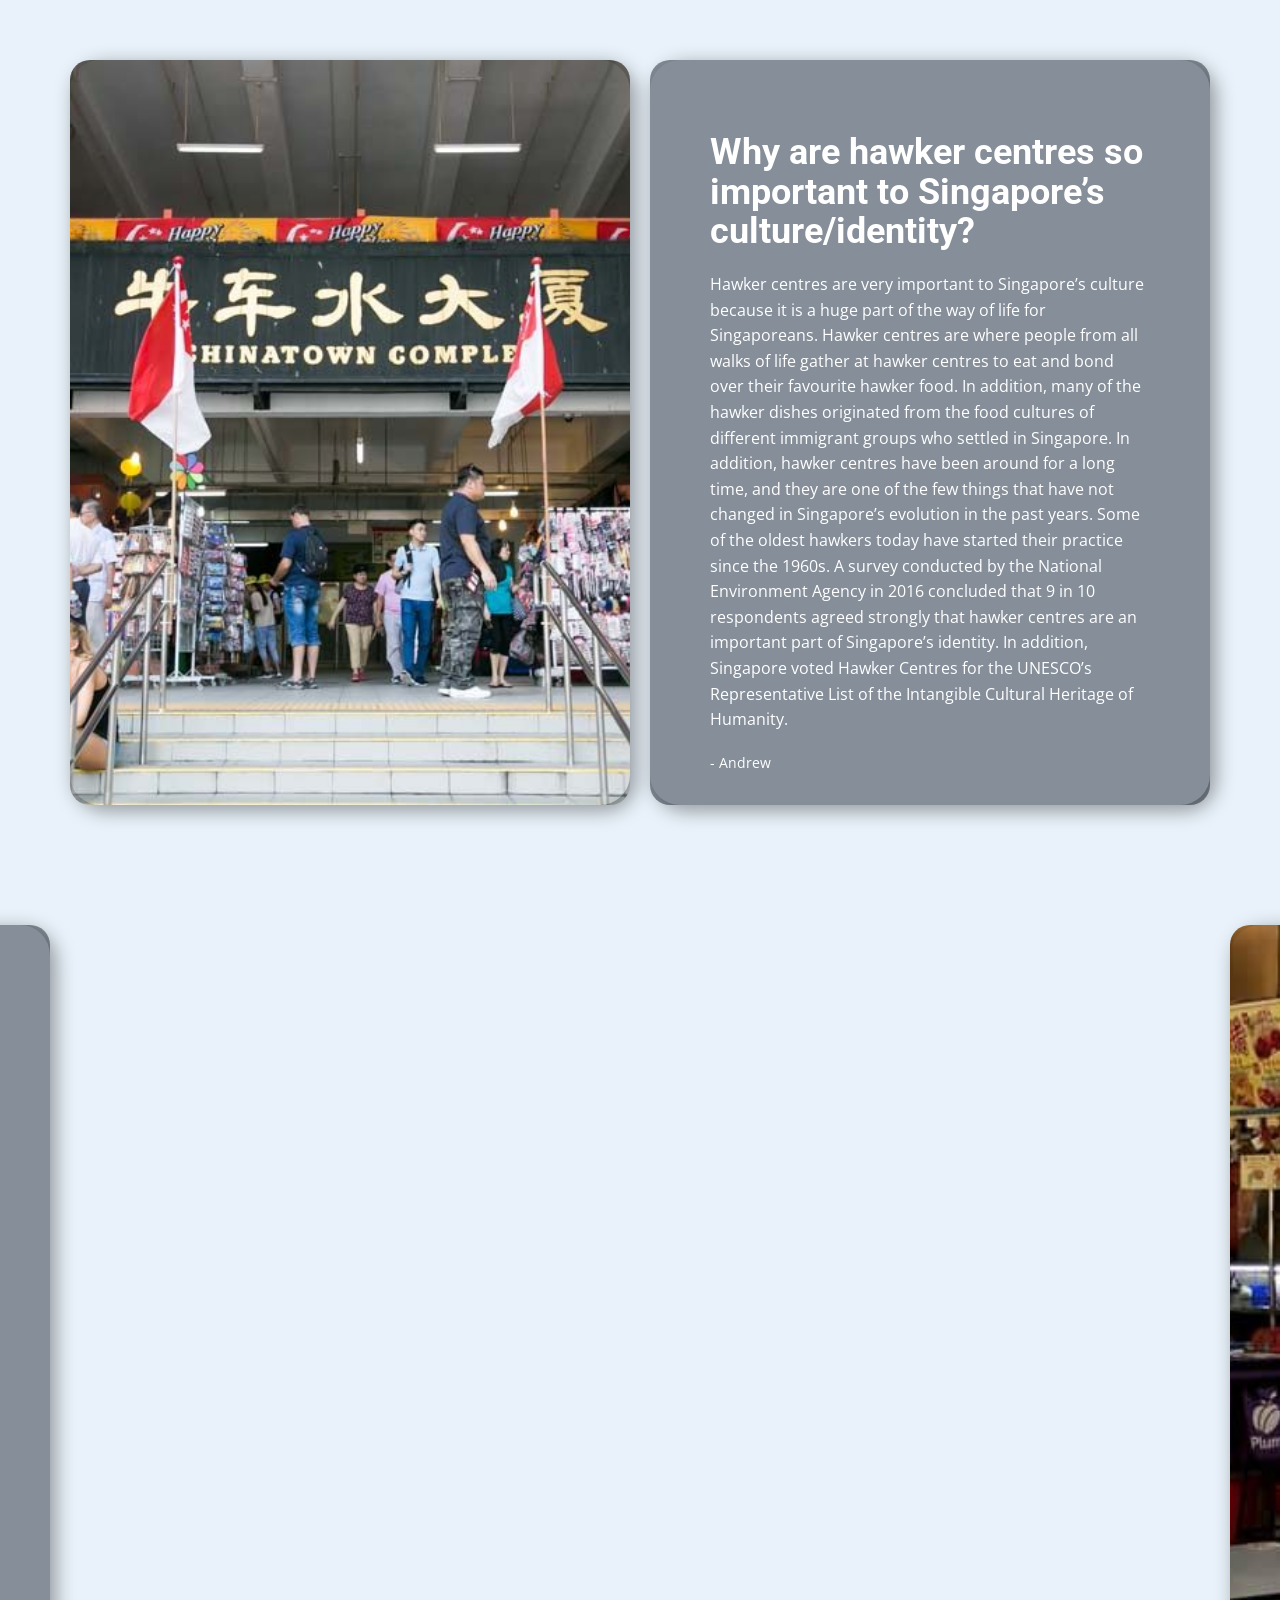
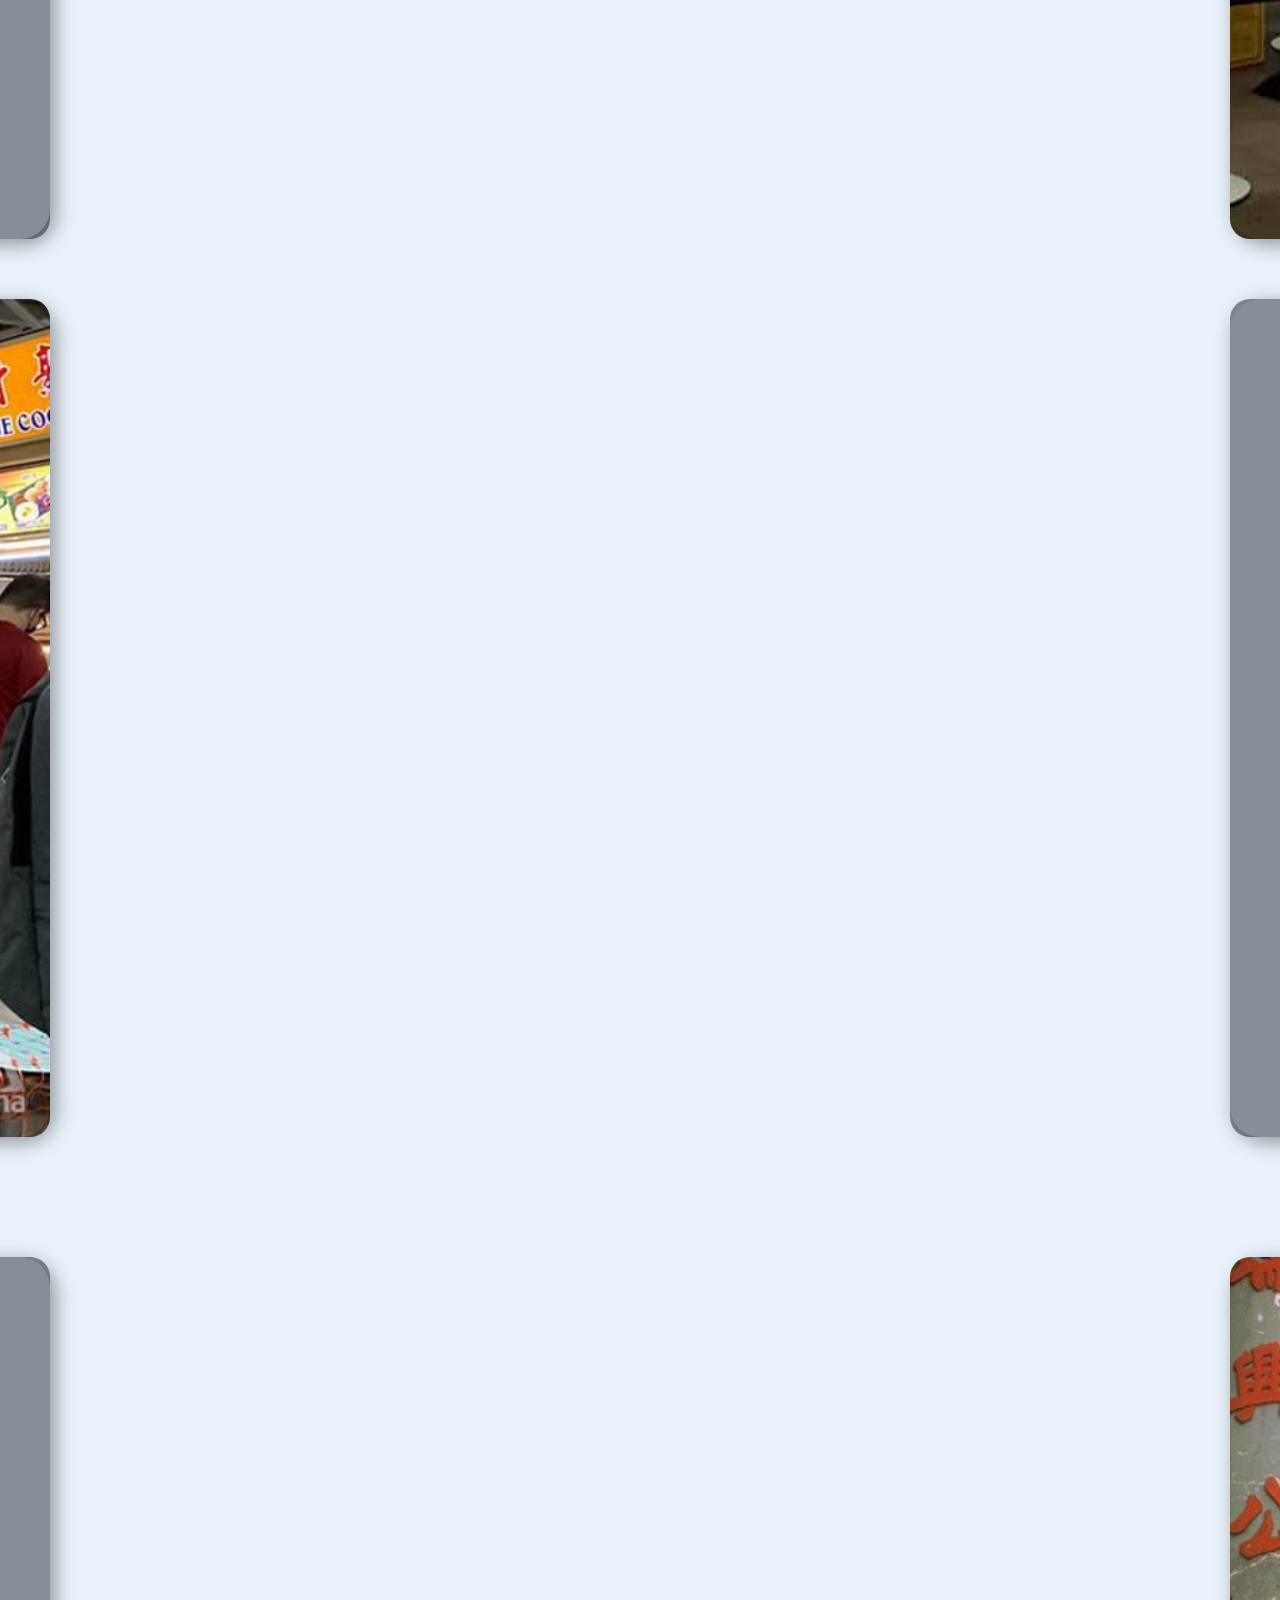
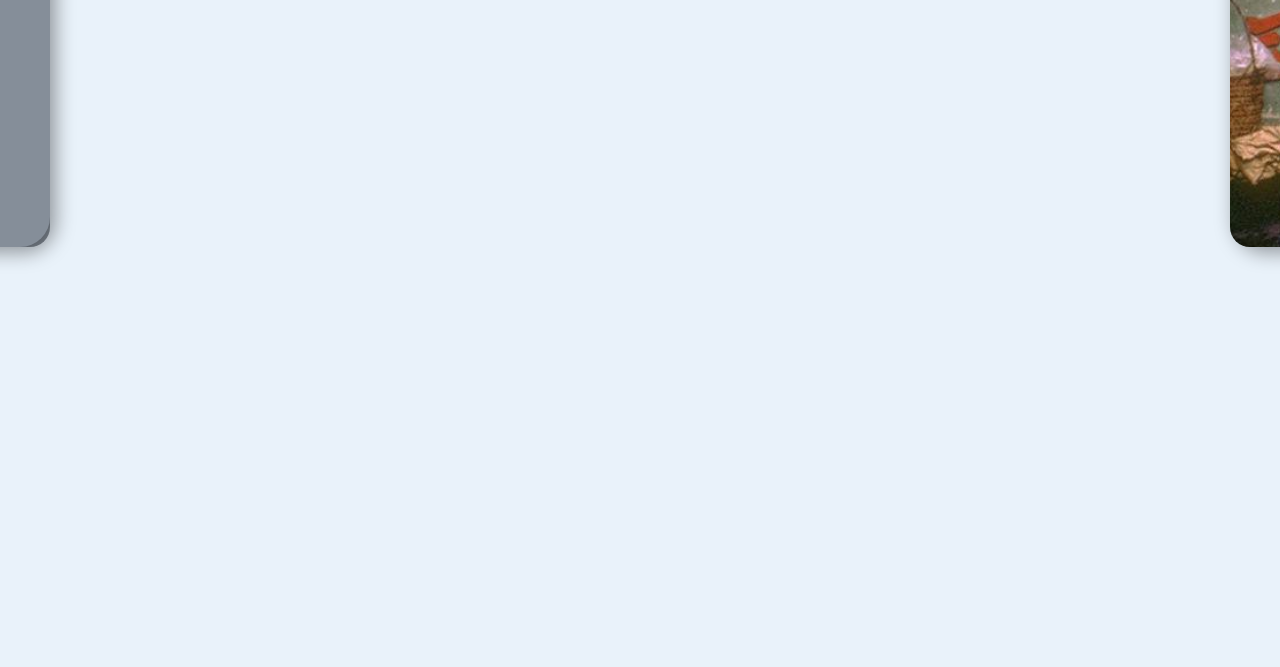
<file: chinatown.html>
<!DOCTYPE html>
<html style="font-size: 16px;">
  <head>
    <meta name="viewport" content="width=device-width, initial-scale=1.0">
    <meta charset="utf-8">
    <meta name="keywords" content="​How has the government influenced Hawkers?, ​Issues relating design, pricing, competition, environment or hygiene, ​What was the impact of WW2 on hawkers?, ​How have hawkers have evolved socially and economically?">
    <meta name="description" content="">
    <meta name="page_type" content="np-template-header-footer-from-plugin">
    <title>hAwKeR</title>
    <link rel="stylesheet" href="nicepage.css" media="screen">
<link rel="stylesheet" href="hAwKeR.css" media="screen">
    <script class="u-script" type="text/javascript" src="jquery.js" defer=""></script>
    <script class="u-script" type="text/javascript" src="nicepage.js" defer=""></script>
    <meta name="generator" content="Nicepage 4.4.0, nicepage.com">
    <link id="u-theme-google-font" rel="stylesheet" href="https://fonts.googleapis.com/css?family=Roboto:100,100i,300,300i,400,400i,500,500i,700,700i,900,900i|Open+Sans:300,300i,400,400i,600,600i,700,700i,800,800i">
    
    
    
    
    
    
    <script type="application/ld+json">{
		"@context": "http://schema.org",
		"@type": "Organization",
		"name": ""
}</script>
    <meta name="theme-color" content="#478ac9">
    <meta property="og:title" content="hAwKeR">
    <meta property="og:type" content="website">
  </head>
  <body class="u-body u-palette-1-light-3 u-xl-mode">
    <section class="u-align-center u-clearfix u-section-1" id="sec-58cf">
      <div class="u-clearfix u-sheet u-sheet-1">
        <div class="u-clearfix u-expanded-width u-gutter-20 u-layout-wrap u-layout-wrap-1">
          <div class="u-layout" style="">
            <div class="u-layout-row" style="">
              <div class="u-align-left u-container-style u-image u-image-round u-layout-cell u-left-cell u-radius-30 u-size-30 u-size-xs-60 u-image-1" src="" data-image-width="800" data-image-height="533" data-animation-name="slideIn" data-animation-duration="2000" data-animation-direction="Left">
                <div class="u-container-layout u-valign-middle u-container-layout-1" src=""></div>
              </div>
              <div class="u-align-left u-container-style u-layout-cell u-palette-5-dark-1 u-radius-30 u-right-cell u-shape-round u-size-30 u-size-xs-60 u-layout-cell-2" data-animation-name="slideIn" data-animation-duration="2000" data-animation-direction="Right">
                <div class="u-container-layout u-container-layout-2">
                  <h2 class="u-text u-text-1" data-animation-name="slideIn" data-animation-duration="2000" data-animation-direction="Right"><b>Why are hawker centres so important to Singapore’s culture/identity?</b>
                  </h2>
                  <p class="u-text u-text-2" data-animation-name="slideIn" data-animation-duration="2000" data-animation-direction="Right"> Hawker centres are very important to Singapore’s culture because it is a huge part of the way of life for Singaporeans. Hawker centres are where people from all walks of life gather at hawker centres to eat and bond over their favourite hawker food. In addition, many of the hawker dishes originated from the food cultures of different immigrant groups who settled in Singapore. In addition, hawker centres have been around for a long time, and they are one of the few things that have not changed in Singapore’s evolution in the past years. Some of the oldest hawkers today have started their practice since the 1960s. A survey conducted by the National Environment Agency in 2016 concluded that 9 in 10 respondents agreed strongly that hawker centres are an important part of Singapore’s identity. In addition, Singapore voted Hawker Centres for the UNESCO’s Representative List of the Intangible Cultural Heritage of Humanity.</p>
                  <p class="u-small-text u-text u-text-variant u-text-3" data-animation-name="slideIn" data-animation-duration="2000" data-animation-direction="Right">- Andrew</p>
                </div>
              </div>
            </div>
          </div>
        </div>
      </div>
    </section>
    <section class="u-align-center u-clearfix u-section-2" id="carousel_aee1">
      <div class="u-clearfix u-sheet u-sheet-1">
        <div class="u-clearfix u-expanded-width u-gutter-20 u-layout-wrap u-layout-wrap-1">
          <div class="u-layout" style="">
            <div class="u-layout-row" style="">
              <div class="u-align-left u-container-style u-layout-cell u-palette-5-dark-1 u-radius-30 u-right-cell u-shape-round u-size-30 u-size-xs-60 u-layout-cell-1" data-animation-name="slideIn" data-animation-duration="2000" data-animation-direction="Left">
                <div class="u-container-layout u-container-layout-1">
                  <h2 class="u-text u-text-1" data-animation-name="slideIn" data-animation-duration="2000" data-animation-direction="Left"><b>Issues relating design, pricing, competition, environment or hygiene</b>
                  </h2>
                  <p class="u-text u-text-2" data-animation-name="slideIn" data-animation-duration="2000" data-animation-direction="Left"> There weren’t that many issues going on in the Chinatown Complex Market and Food Centre but there were definitely some that needed to be addressed.  Some of the negative sides are how expensive it was. In truth, removing all hawkers from the streets allowed the authorities to fully clean the district, including draining sewers and removing insects and rats. This was quite tiring and annoying but there was a great benefit after. At the time, the government's relocation of street hawkers sparked fears that the government would erase years of Chinatown history and custom. As a result people weren’t happy with this so they had to design the building's architecture, which was designed to blend in with the Chinatown streetscape. Pavilions, columns, themes, arches, clay-tiled roofs, covered pathways, large windows, and a rooftop garden, around the same concept of the courtyard in the old Chinatown buildings, are all featured in the new complex. Another issue is that Singapore doesn’t have a lot of land because we are small. In addition it is very valuable so there was barely any space for a carpark. Although this issue was solved again by adding it above the shops.&nbsp;&nbsp;<br>
                  </p>
                  <p class="u-small-text u-text u-text-variant u-text-3" data-animation-name="slideIn" data-animation-duration="2000" data-animation-direction="Left">- Alannah</p>
                </div>
              </div>
              <div class="u-align-left u-container-style u-image u-image-round u-layout-cell u-left-cell u-radius-30 u-size-30 u-size-xs-60 u-image-1" src="" data-image-width="768" data-image-height="512" data-animation-name="slideIn" data-animation-duration="2000" data-animation-direction="Right">
                <div class="u-container-layout u-valign-middle u-container-layout-2" src=""></div>
              </div>
            </div>
          </div>
        </div>
      </div>
    </section>
    <section class="u-align-center u-clearfix u-section-3" id="carousel_4701">
      <div class="u-clearfix u-sheet u-valign-middle u-sheet-1">
        <div class="u-clearfix u-expanded-width u-gutter-20 u-layout-wrap u-layout-wrap-1">
          <div class="u-layout" style="">
            <div class="u-layout-row" style="">
              <div class="u-align-left u-container-style u-image u-layout-cell u-left-cell u-radius-30 u-size-30 u-size-xs-60 u-image-1" src="" data-animation-name="slideIn" data-animation-duration="2000" data-animation-direction="Left" data-image-width="1200" data-image-height="676">
                <div class="u-container-layout u-valign-middle u-container-layout-1" src=""></div>
              </div>
              <div class="u-align-left u-container-style u-layout-cell u-palette-5-dark-1 u-radius-30 u-right-cell u-shape-round u-size-30 u-size-xs-60 u-layout-cell-2" data-animation-name="slideIn" data-animation-duration="2000" data-animation-direction="Right">
                <div class="u-container-layout u-container-layout-2">
                  <h2 class="u-text u-text-1" data-animation-name="slideIn" data-animation-duration="2000" data-animation-direction="Right"><b> How has Covid affected Hawkers?</b>
                  </h2>
                  <p class="u-text u-text-2" data-animation-name="slideIn" data-animation-duration="2000" data-animation-direction="Right"> The value of the vast majority of prepared food stalls has decreased in FY2021, owing to the impact of COVID-19. The leases of 341 prepared food stallholders were available for renewal between April and June 2021, following a rent freeze from April 2020 to March 2021. Their rents were reduced to the market rate in 58 percent of the cases. This group's reductions varied from $30 to more than $2,500. 37 percent continue to pay the same rent as they did during their previous tenancy.&nbsp;<br>
                    <br>Madam Elaine Tay, 44, was shopping for her family's dinner. "Some of the stalls I usually patronise are closed today, so I'm buying from what is open," the marketing executive said. "I understand that maybe some of the stalls are worried, but honestly, it is so tiring to keep hearing about hawker centres closing for disinfection." The Jalan Besar Town Council told ST on Thursday : "The safety of our stallholders, residents and the public remains our top priority. We will take all necessary precautions before safely reopening the premises." Due to Covid-19 transmission, other markets and hawker centres in Singapore have lately closed for disinfection.<br>
                  </p>
                  <p class="u-small-text u-text u-text-variant u-text-3" data-animation-name="slideIn" data-animation-duration="2000" data-animation-direction="Right">- Emma</p>
                </div>
              </div>
            </div>
          </div>
        </div>
      </div>
    </section>
    <section class="u-align-center u-clearfix u-section-4" id="carousel_621e">
      <div class="u-clearfix u-sheet u-sheet-1">
        <div class="u-clearfix u-expanded-width u-gutter-20 u-layout-wrap u-layout-wrap-1">
          <div class="u-layout" style="">
            <div class="u-layout-row" style="">
              <div class="u-align-left u-container-style u-layout-cell u-palette-5-dark-1 u-radius-30 u-right-cell u-shape-round u-size-30 u-size-xs-60 u-layout-cell-1" data-animation-name="slideIn" data-animation-duration="2000" data-animation-direction="Left">
                <div class="u-container-layout u-container-layout-1">
                  <h2 class="u-text u-text-1" data-animation-name="slideIn" data-animation-duration="2000" data-animation-direction="Left"> How hav<span style="font-weight: 700;"></span>e hawkers evolved over the years?
                  </h2>
                  <p class="u-text u-text-2" data-animation-name="slideIn" data-animation-duration="2000" data-animation-direction="Left"> In the 1990s, the Housing and Development Board would update the food centre and market on a regular basis to enhance the amenities. Fixed tables and chairs were erected in 1991. The centre installed a new sanitation system in 1996. The centre was then updated once again in 2006. The facility had almost 700 booths when it reopened in 2008. The upgrade cost about 20.8 million dollars. Today the Chinatown complex market and food centre has around 260 stalls. <br>
                    <br>
                  </p>
                  <p class="u-small-text u-text u-text-variant u-text-3" data-animation-name="slideIn" data-animation-duration="2000" data-animation-direction="Left">- Ryan</p>
                </div>
              </div>
              <div class="u-align-left u-container-style u-image u-image-round u-layout-cell u-left-cell u-radius-30 u-size-30 u-size-xs-60 u-image-1" src="" data-image-width="768" data-image-height="512" data-animation-name="slideIn" data-animation-duration="2000" data-animation-direction="Right">
                <div class="u-container-layout u-valign-middle u-container-layout-2" src=""></div>
              </div>
            </div>
          </div>
        </div>
      </div>
    </section>
    <section class="u-align-left u-clearfix u-section-5" id="sec-86d8">
      <div class="u-clearfix u-sheet u-sheet-1">
        <div class="fr-view u-clearfix u-rich-text u-text u-text-1" data-animation-name="slideIn" data-animation-duration="2000" data-animation-direction="Left">
          <h4 style="text-align: left;">References</h4>
          <p id="isPasted">
            <a class="u-active-none u-border-none u-btn u-button-style u-hover-none u-none u-text-palette-1-base u-btn-1" href="https://www.roots.gov.sg/stories-landing/stories/Hawker-Centres/Chinatown-Complex-Market-Food-Centre">
              <span style="font-size: 0.875rem;">https://www.roots.gov.sg/stories-landing/stories/Hawker-Centres/Chinatown-Complex-Market-Food-Centre</span>
            </a>
          </p>
          <p>
            <span style="font-size: 0.875rem;">
              <a class="u-active-none u-border-none u-btn u-button-style u-hover-none u-none u-text-palette-1-base u-btn-2" href="https://www.nea.gov.sg/our-services/hawker-management/programmes-and-grants/hawker-culture">https://www.nea.gov.sg/our-services/hawker-management/programmes-and-grants/hawker-culture</a>
            </span>
          </p>
          <p>
            <span style="font-size: 0.875rem;">
              <a class="u-active-none u-border-none u-btn u-button-style u-hover-none u-none u-text-palette-1-base u-btn-3" href="https://www.mse.gov.sg/resource-room/category/2021-07-06-oral-reply-to-pq-on-hawkers-affected-by-covid-cluster​">https://www.mse.gov.sg/resource-room/category/2021-07-06-oral-reply-to-pq-on-hawkers-affected-by-covid-cluste</a>
              <a class="u-active-none u-border-none u-btn u-button-style u-hover-none u-none u-text-palette-1-base u-btn-3" href="https://www.mse.gov.sg/resource-room/category/2021-07-06-oral-reply-to-pq-on-hawkers-affected-by-covid-cluster​">r</a>
            </span>
          </p>
          <p>
            <a href="https://www.oursgheritage.gov.sg/hawker-culture-in-singapore#:~:text=Today%2C%20hawker%20centres%20are%20an,their%20shared%20love%20for%20food"></a>
            <span style="font-size: 0.875rem;">
              <a class="u-active-none u-border-none u-btn u-button-style u-hover-none u-none u-text-palette-1-base u-btn-5" href="%E2%80%8Bhttps://www.oursgheritage.gov.sg/hawker-culture-in-singapore#%3A~%3Atext=Today,%20hawker%20centres%20are%20an,their%20shared%20love%20for%20food%E2%80%8B.">https://www.oursgheritage.gov.sg/hawker-culture-in-singapore#:~:text=Today%2C%20hawker%20centres%20are%20an,their%20shared%20love%20for%20food.</a>
            </span>
          </p>
          <p>
            <br>
          </p>
        </div>
      </div>
  </body>
</html>
</file>
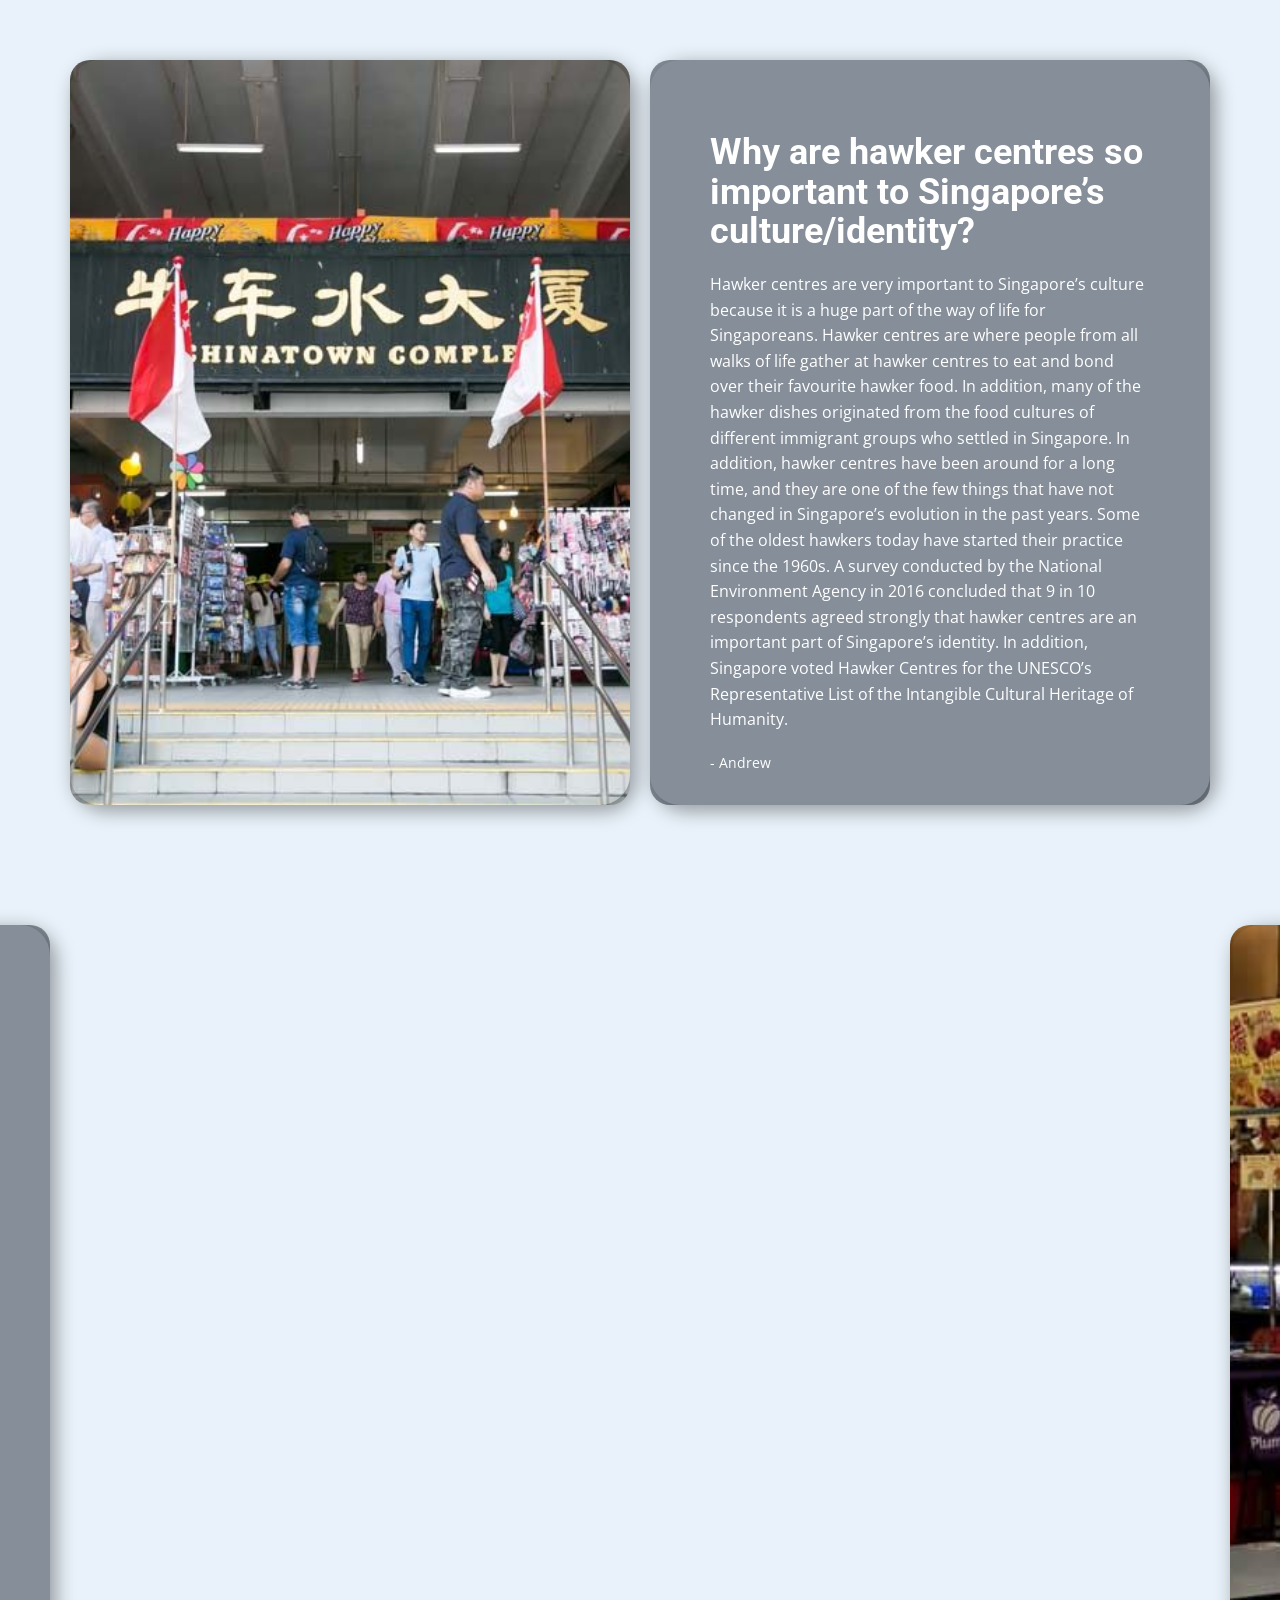
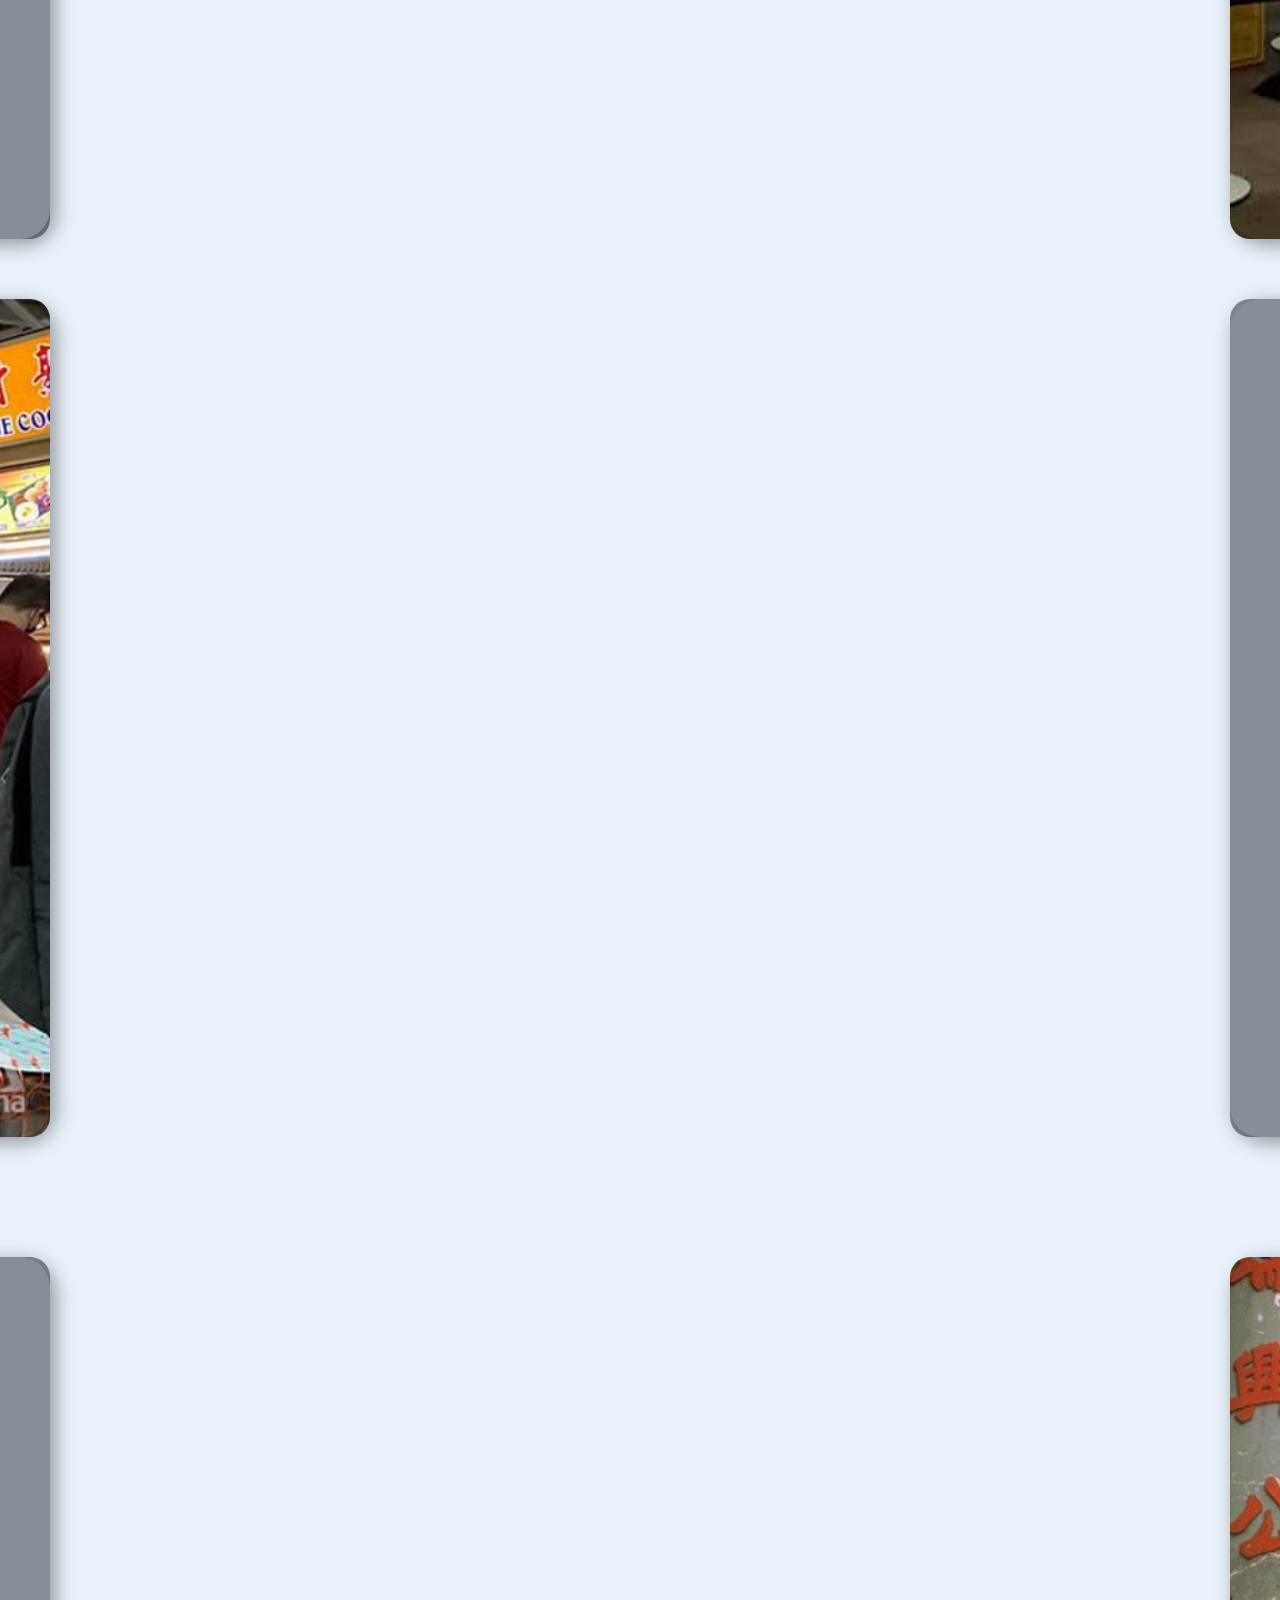
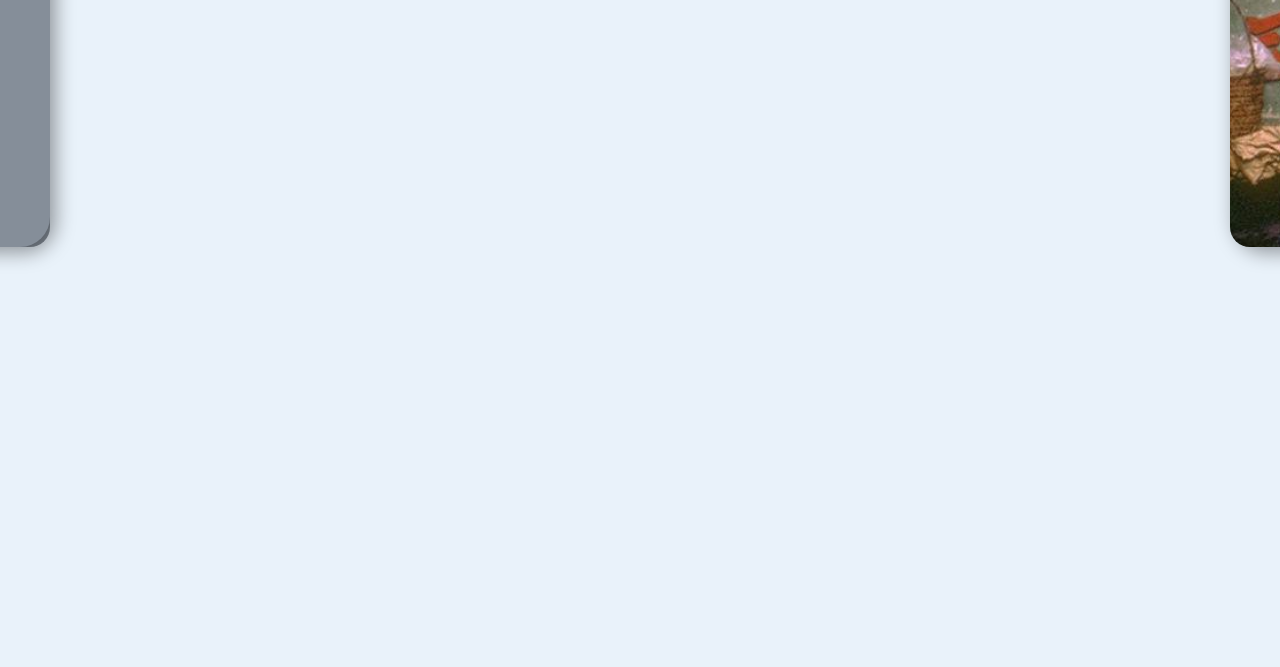
<file: hAwKeR.html>
<!DOCTYPE html>
<html style="font-size: 16px;">
  <head>
    <meta name="viewport" content="width=device-width, initial-scale=1.0">
    <meta charset="utf-8">
    <meta name="keywords" content="​How has the government influenced Hawkers?, ​Issues relating design, pricing, competition, environment or hygiene, ​What was the impact of WW2 on hawkers?, ​How have hawkers have evolved socially and economically?">
    <meta name="description" content="">
    <meta name="page_type" content="np-template-header-footer-from-plugin">
    <title>hAwKeR</title>
    <link rel="stylesheet" href="nicepage.css" media="screen">
<link rel="stylesheet" href="hAwKeR.css" media="screen">
    <script class="u-script" type="text/javascript" src="jquery.js" defer=""></script>
    <script class="u-script" type="text/javascript" src="nicepage.js" defer=""></script>
    <meta name="generator" content="Nicepage 4.4.0, nicepage.com">
    <link id="u-theme-google-font" rel="stylesheet" href="https://fonts.googleapis.com/css?family=Roboto:100,100i,300,300i,400,400i,500,500i,700,700i,900,900i|Open+Sans:300,300i,400,400i,600,600i,700,700i,800,800i">
    
    
    
    
    
    
    <script type="application/ld+json">{
		"@context": "http://schema.org",
		"@type": "Organization",
		"name": ""
}</script>
    <meta name="theme-color" content="#478ac9">
    <meta property="og:title" content="hAwKeR">
    <meta property="og:type" content="website">
  </head>
  <body class="u-body u-palette-1-light-3 u-xl-mode">
    <section class="u-align-center u-clearfix u-section-1" id="sec-58cf">
      <div class="u-clearfix u-sheet u-sheet-1">
        <div class="u-clearfix u-expanded-width u-gutter-20 u-layout-wrap u-layout-wrap-1">
          <div class="u-layout" style="">
            <div class="u-layout-row" style="">
              <div class="u-align-left u-container-style u-image u-image-round u-layout-cell u-left-cell u-radius-30 u-size-30 u-size-xs-60 u-image-1" src="" data-image-width="800" data-image-height="533" data-animation-name="slideIn" data-animation-duration="2000" data-animation-direction="Left">
                <div class="u-container-layout u-valign-middle u-container-layout-1" src=""></div>
              </div>
              <div class="u-align-left u-container-style u-layout-cell u-palette-5-dark-1 u-radius-30 u-right-cell u-shape-round u-size-30 u-size-xs-60 u-layout-cell-2" data-animation-name="slideIn" data-animation-duration="2000" data-animation-direction="Right">
                <div class="u-container-layout u-container-layout-2">
                  <h2 class="u-text u-text-1" data-animation-name="slideIn" data-animation-duration="2000" data-animation-direction="Right"><b>Why are hawker centres so important to Singapore’s culture/identity?</b>
                  </h2>
                  <p class="u-text u-text-2" data-animation-name="slideIn" data-animation-duration="2000" data-animation-direction="Right"> Hawker centres are very important to Singapore’s culture because it is a huge part of the way of life for Singaporeans. Hawker centres are where people from all walks of life gather at hawker centres to eat and bond over their favourite hawker food. In addition, many of the hawker dishes originated from the food cultures of different immigrant groups who settled in Singapore. In addition, hawker centres have been around for a long time, and they are one of the few things that have not changed in Singapore’s evolution in the past years. Some of the oldest hawkers today have started their practice since the 1960s. A survey conducted by the National Environment Agency in 2016 concluded that 9 in 10 respondents agreed strongly that hawker centres are an important part of Singapore’s identity. In addition, Singapore voted Hawker Centres for the UNESCO’s Representative List of the Intangible Cultural Heritage of Humanity.</p>
                  <p class="u-small-text u-text u-text-variant u-text-3" data-animation-name="slideIn" data-animation-duration="2000" data-animation-direction="Right">- Andrew</p>
                </div>
              </div>
            </div>
          </div>
        </div>
      </div>
    </section>
    <section class="u-align-center u-clearfix u-section-2" id="carousel_aee1">
      <div class="u-clearfix u-sheet u-sheet-1">
        <div class="u-clearfix u-expanded-width u-gutter-20 u-layout-wrap u-layout-wrap-1">
          <div class="u-layout" style="">
            <div class="u-layout-row" style="">
              <div class="u-align-left u-container-style u-layout-cell u-palette-5-dark-1 u-radius-30 u-right-cell u-shape-round u-size-30 u-size-xs-60 u-layout-cell-1" data-animation-name="slideIn" data-animation-duration="2000" data-animation-direction="Left">
                <div class="u-container-layout u-container-layout-1">
                  <h2 class="u-text u-text-1" data-animation-name="slideIn" data-animation-duration="2000" data-animation-direction="Left"><b>Issues relating design, pricing, competition, environment or hygiene</b>
                  </h2>
                  <p class="u-text u-text-2" data-animation-name="slideIn" data-animation-duration="2000" data-animation-direction="Left"> There weren’t that many issues going on in the Chinatown Complex Market and Food Centre but there were definitely some that needed to be addressed.  Some of the negative sides are how expensive it was. In truth, removing all hawkers from the streets allowed the authorities to fully clean the district, including draining sewers and removing insects and rats. This was quite tiring and annoying but there was a great benefit after. At the time, the government's relocation of street hawkers sparked fears that the government would erase years of Chinatown history and custom. As a result people weren’t happy with this so they had to design the building's architecture, which was designed to blend in with the Chinatown streetscape. Pavilions, columns, themes, arches, clay-tiled roofs, covered pathways, large windows, and a rooftop garden, around the same concept of the courtyard in the old Chinatown buildings, are all featured in the new complex. Another issue is that Singapore doesn’t have a lot of land because we are small. In addition it is very valuable so there was barely any space for a carpark. Although this issue was solved again by adding it above the shops.&nbsp;&nbsp;<br>
                  </p>
                  <p class="u-small-text u-text u-text-variant u-text-3" data-animation-name="slideIn" data-animation-duration="2000" data-animation-direction="Left">- Alannah</p>
                </div>
              </div>
              <div class="u-align-left u-container-style u-image u-image-round u-layout-cell u-left-cell u-radius-30 u-size-30 u-size-xs-60 u-image-1" src="" data-image-width="768" data-image-height="512" data-animation-name="slideIn" data-animation-duration="2000" data-animation-direction="Right">
                <div class="u-container-layout u-valign-middle u-container-layout-2" src=""></div>
              </div>
            </div>
          </div>
        </div>
      </div>
    </section>
    <section class="u-align-center u-clearfix u-section-3" id="carousel_4701">
      <div class="u-clearfix u-sheet u-valign-middle u-sheet-1">
        <div class="u-clearfix u-expanded-width u-gutter-20 u-layout-wrap u-layout-wrap-1">
          <div class="u-layout" style="">
            <div class="u-layout-row" style="">
              <div class="u-align-left u-container-style u-image u-layout-cell u-left-cell u-radius-30 u-size-30 u-size-xs-60 u-image-1" src="" data-animation-name="slideIn" data-animation-duration="2000" data-animation-direction="Left" data-image-width="1200" data-image-height="676">
                <div class="u-container-layout u-valign-middle u-container-layout-1" src=""></div>
              </div>
              <div class="u-align-left u-container-style u-layout-cell u-palette-5-dark-1 u-radius-30 u-right-cell u-shape-round u-size-30 u-size-xs-60 u-layout-cell-2" data-animation-name="slideIn" data-animation-duration="2000" data-animation-direction="Right">
                <div class="u-container-layout u-container-layout-2">
                  <h2 class="u-text u-text-1" data-animation-name="slideIn" data-animation-duration="2000" data-animation-direction="Right"><b> How has Covid affected Hawkers?</b>
                  </h2>
                  <p class="u-text u-text-2" data-animation-name="slideIn" data-animation-duration="2000" data-animation-direction="Right"> The value of the vast majority of prepared food stalls has decreased in FY2021, owing to the impact of COVID-19. The leases of 341 prepared food stallholders were available for renewal between April and June 2021, following a rent freeze from April 2020 to March 2021. Their rents were reduced to the market rate in 58 percent of the cases. This group's reductions varied from $30 to more than $2,500. 37 percent continue to pay the same rent as they did during their previous tenancy.&nbsp;<br>
                    <br>Madam Elaine Tay, 44, was shopping for her family's dinner. "Some of the stalls I usually patronise are closed today, so I'm buying from what is open," the marketing executive said. "I understand that maybe some of the stalls are worried, but honestly, it is so tiring to keep hearing about hawker centres closing for disinfection." The Jalan Besar Town Council told ST on Thursday : "The safety of our stallholders, residents and the public remains our top priority. We will take all necessary precautions before safely reopening the premises." Due to Covid-19 transmission, other markets and hawker centres in Singapore have lately closed for disinfection.<br>
                  </p>
                  <p class="u-small-text u-text u-text-variant u-text-3" data-animation-name="slideIn" data-animation-duration="2000" data-animation-direction="Right">- Emma</p>
                </div>
              </div>
            </div>
          </div>
        </div>
      </div>
    </section>
    <section class="u-align-center u-clearfix u-section-4" id="carousel_621e">
      <div class="u-clearfix u-sheet u-sheet-1">
        <div class="u-clearfix u-expanded-width u-gutter-20 u-layout-wrap u-layout-wrap-1">
          <div class="u-layout" style="">
            <div class="u-layout-row" style="">
              <div class="u-align-left u-container-style u-layout-cell u-palette-5-dark-1 u-radius-30 u-right-cell u-shape-round u-size-30 u-size-xs-60 u-layout-cell-1" data-animation-name="slideIn" data-animation-duration="2000" data-animation-direction="Left">
                <div class="u-container-layout u-container-layout-1">
                  <h2 class="u-text u-text-1" data-animation-name="slideIn" data-animation-duration="2000" data-animation-direction="Left"> How hav<span style="font-weight: 700;"></span>e hawkers evolved over the years?
                  </h2>
                  <p class="u-text u-text-2" data-animation-name="slideIn" data-animation-duration="2000" data-animation-direction="Left"> In the 1990s, the Housing and Development Board would update the food centre and market on a regular basis to enhance the amenities. Fixed tables and chairs were erected in 1991. The centre installed a new sanitation system in 1996. The centre was then updated once again in 2006. The facility had almost 700 booths when it reopened in 2008. The upgrade cost about 20.8 million dollars. Today the Chinatown complex market and food centre has around 260 stalls. <br>
                    <br>
                  </p>
                  <p class="u-small-text u-text u-text-variant u-text-3" data-animation-name="slideIn" data-animation-duration="2000" data-animation-direction="Left">- Ryan</p>
                </div>
              </div>
              <div class="u-align-left u-container-style u-image u-image-round u-layout-cell u-left-cell u-radius-30 u-size-30 u-size-xs-60 u-image-1" src="" data-image-width="768" data-image-height="512" data-animation-name="slideIn" data-animation-duration="2000" data-animation-direction="Right">
                <div class="u-container-layout u-valign-middle u-container-layout-2" src=""></div>
              </div>
            </div>
          </div>
        </div>
      </div>
    </section>
    <section class="u-align-left u-clearfix u-section-5" id="sec-86d8">
      <div class="u-clearfix u-sheet u-sheet-1">
        <div class="fr-view u-clearfix u-rich-text u-text u-text-1" data-animation-name="slideIn" data-animation-duration="2000" data-animation-direction="Left">
          <h4 style="text-align: left;">References</h4>
          <p id="isPasted">
            <a class="u-active-none u-border-none u-btn u-button-style u-hover-none u-none u-text-palette-1-base u-btn-1" href="https://www.roots.gov.sg/stories-landing/stories/Hawker-Centres/Chinatown-Complex-Market-Food-Centre">
              <span style="font-size: 0.875rem;">https://www.roots.gov.sg/stories-landing/stories/Hawker-Centres/Chinatown-Complex-Market-Food-Centre</span>
            </a>
          </p>
          <p>
            <span style="font-size: 0.875rem;">
              <a class="u-active-none u-border-none u-btn u-button-style u-hover-none u-none u-text-palette-1-base u-btn-2" href="https://www.nea.gov.sg/our-services/hawker-management/programmes-and-grants/hawker-culture">https://www.nea.gov.sg/our-services/hawker-management/programmes-and-grants/hawker-culture</a>
            </span>
          </p>
          <p>
            <span style="font-size: 0.875rem;">
              <a class="u-active-none u-border-none u-btn u-button-style u-hover-none u-none u-text-palette-1-base u-btn-3" href="https://www.mse.gov.sg/resource-room/category/2021-07-06-oral-reply-to-pq-on-hawkers-affected-by-covid-cluster​">https://www.mse.gov.sg/resource-room/category/2021-07-06-oral-reply-to-pq-on-hawkers-affected-by-covid-cluste</a>
              <a class="u-active-none u-border-none u-btn u-button-style u-hover-none u-none u-text-palette-1-base u-btn-3" href="https://www.mse.gov.sg/resource-room/category/2021-07-06-oral-reply-to-pq-on-hawkers-affected-by-covid-cluster​">r</a>
            </span>
          </p>
          <p>
            <a href="https://www.oursgheritage.gov.sg/hawker-culture-in-singapore#:~:text=Today%2C%20hawker%20centres%20are%20an,their%20shared%20love%20for%20food"></a>
            <span style="font-size: 0.875rem;">
              <a class="u-active-none u-border-none u-btn u-button-style u-hover-none u-none u-text-palette-1-base u-btn-5" href="%E2%80%8Bhttps://www.oursgheritage.gov.sg/hawker-culture-in-singapore#%3A~%3Atext=Today,%20hawker%20centres%20are%20an,their%20shared%20love%20for%20food%E2%80%8B.">https://www.oursgheritage.gov.sg/hawker-culture-in-singapore#:~:text=Today%2C%20hawker%20centres%20are%20an,their%20shared%20love%20for%20food.</a>
            </span>
          </p>
          <p>
            <br>
          </p>
        </div>
      </div>
  </body>
</html>
</file>
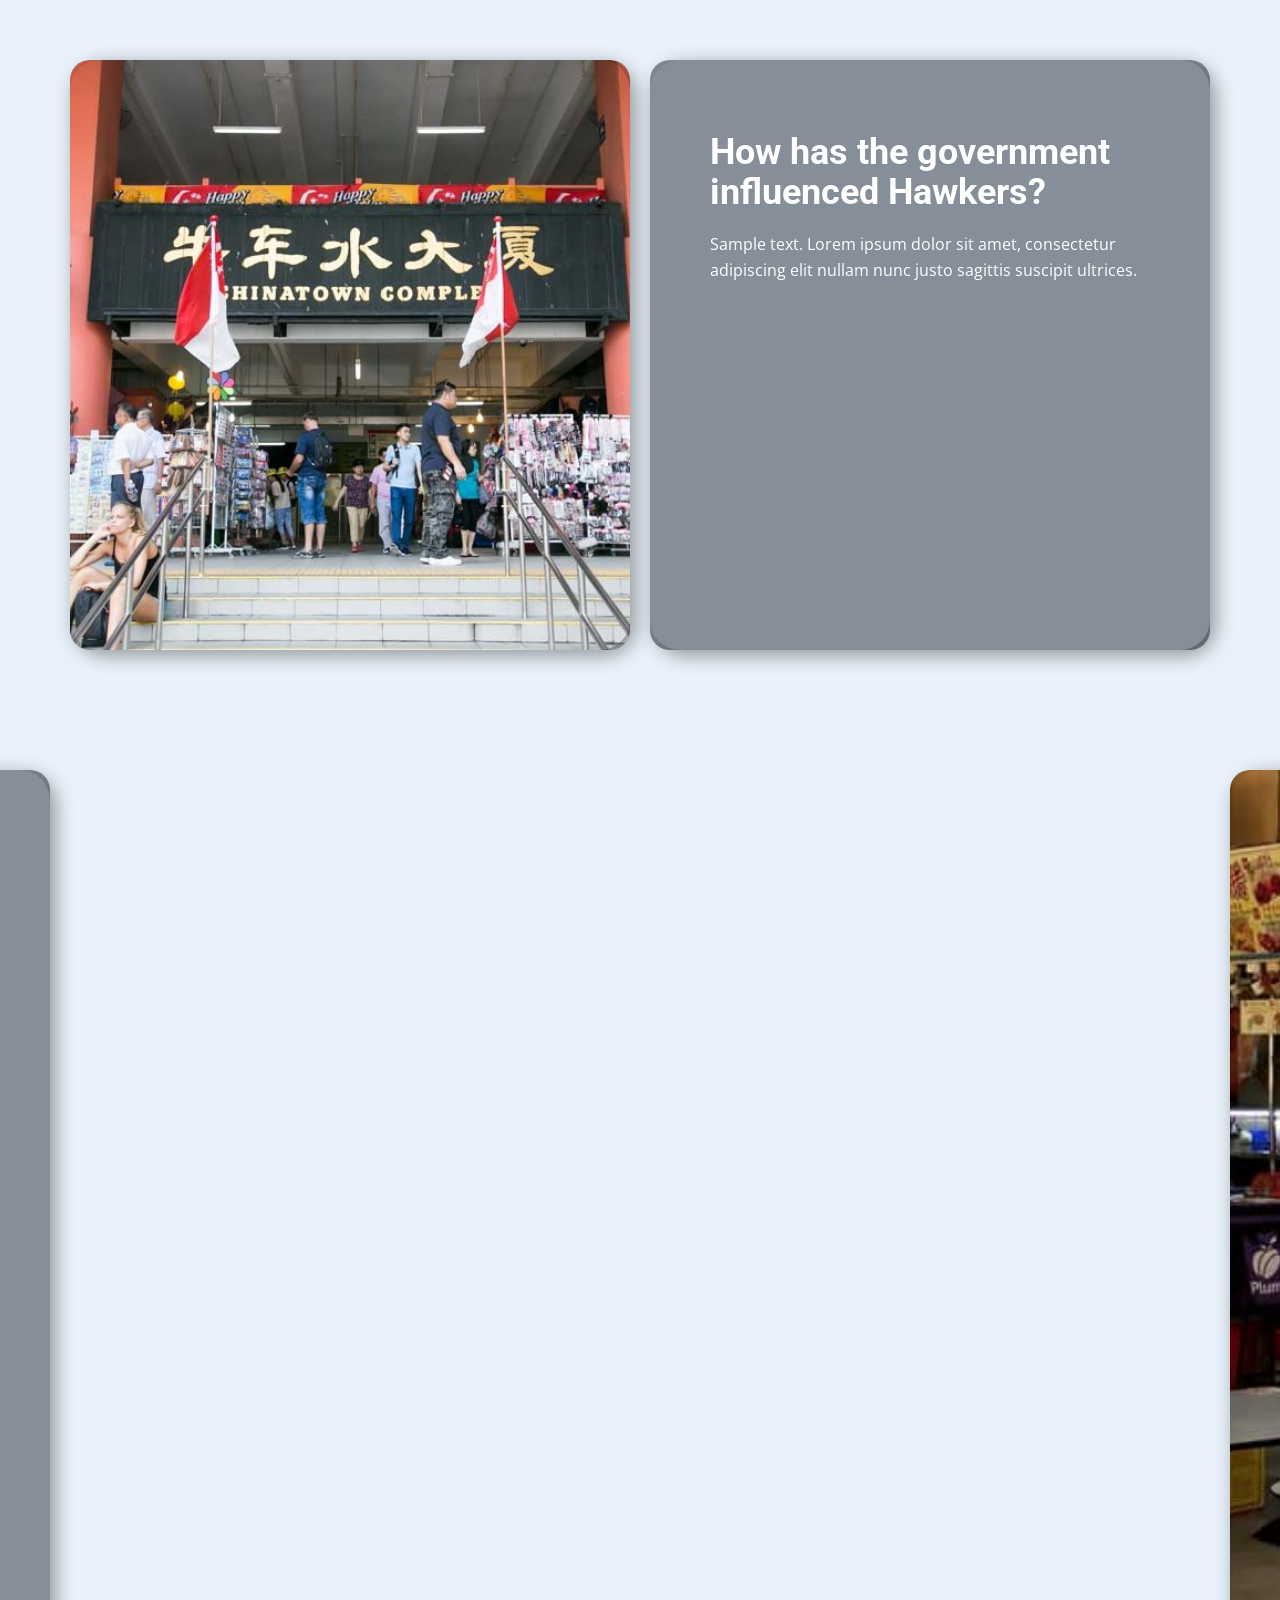
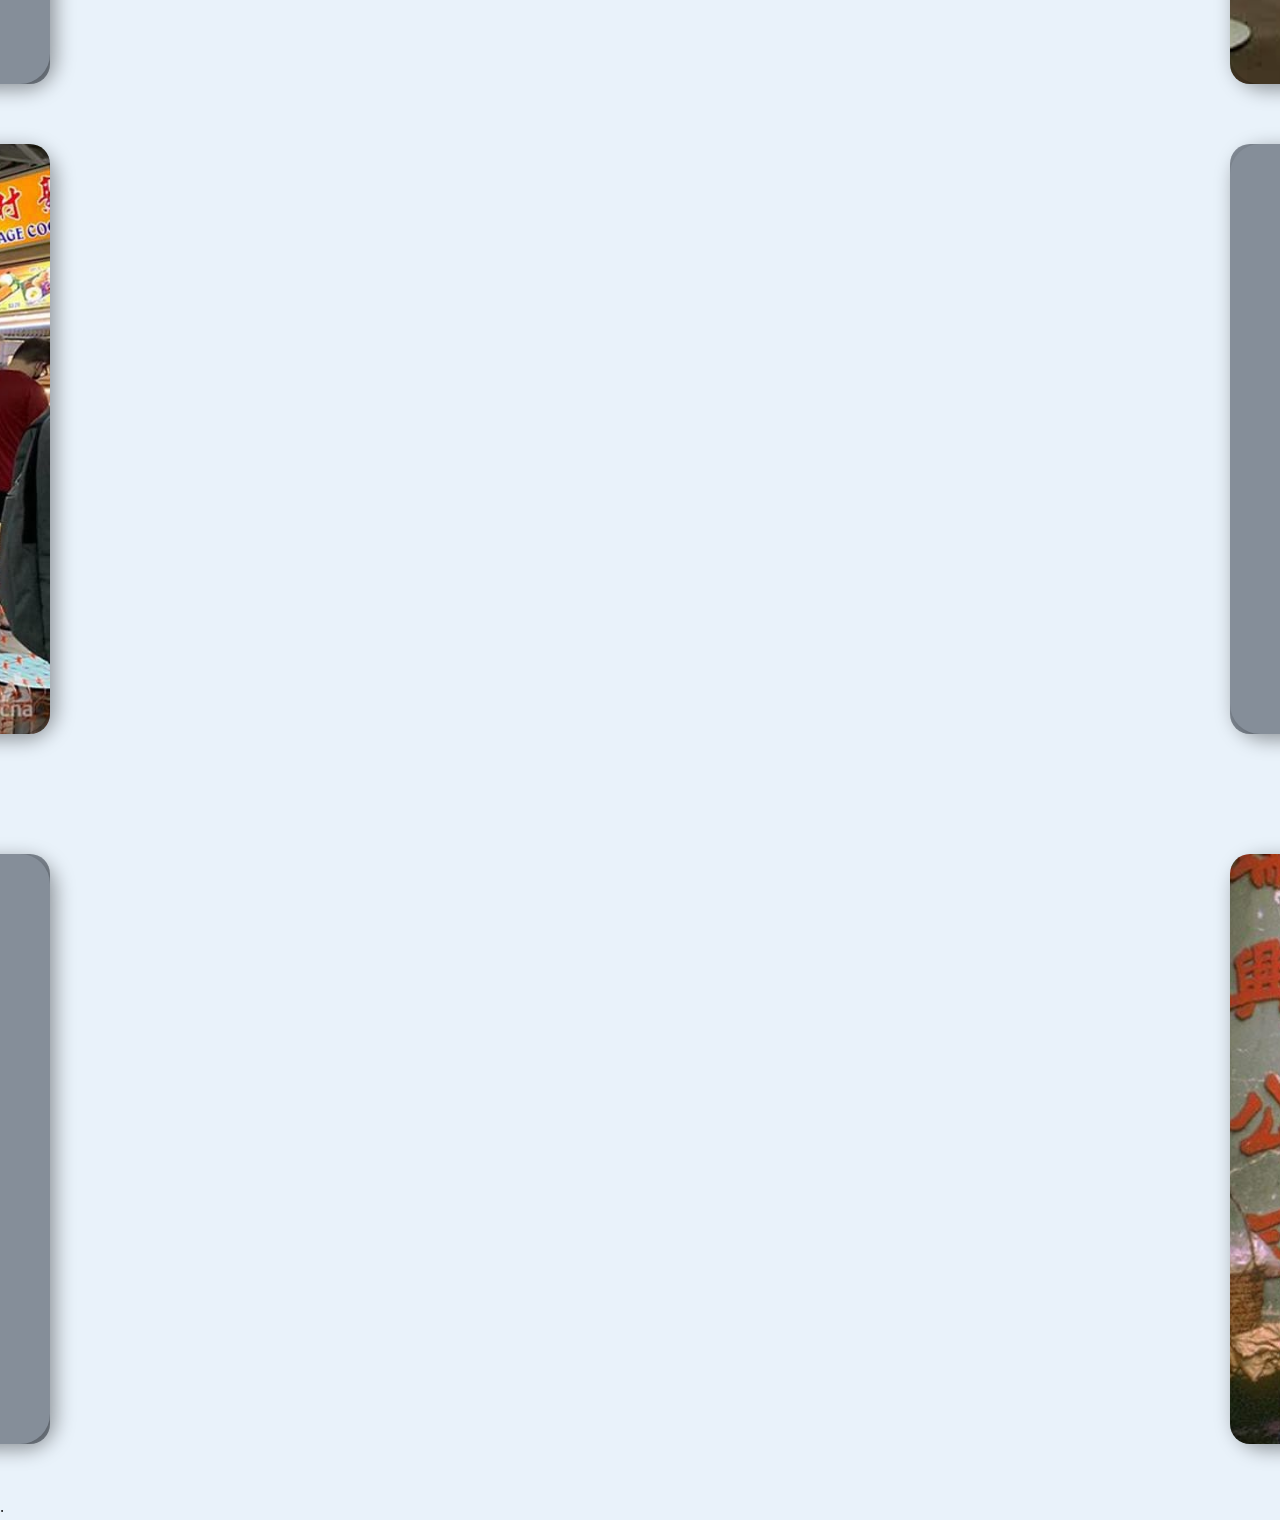
<file: Home.html>
<!DOCTYPE html>
<html style="font-size: 16px;">
  <head>
    <meta name="viewport" content="width=device-width, initial-scale=1.0">
    <meta charset="utf-8">
    <meta name="keywords" content="​How has the government influenced Hawkers?, ​Issues relating design, pricing, competition, environment or hygiene, ​What was the impact of WW2 on hawkers?, ​How have hawkers have evolved socially and economically?">
    <meta name="description" content="">
    <meta name="page_type" content="np-template-header-footer-from-plugin">
    <title>Home</title>
    <link rel="stylesheet" href="nicepage.css" media="screen">
<link rel="stylesheet" href="Home.css" media="screen">
    <script class="u-script" type="text/javascript" src="jquery.js" defer=""></script>
    <script class="u-script" type="text/javascript" src="nicepage.js" defer=""></script>
    <meta name="generator" content="Nicepage 4.4.0, nicepage.com">
    <link id="u-theme-google-font" rel="stylesheet" href="https://fonts.googleapis.com/css?family=Roboto:100,100i,300,300i,400,400i,500,500i,700,700i,900,900i|Open+Sans:300,300i,400,400i,600,600i,700,700i,800,800i">
    
    
    
    
    
    <script type="application/ld+json">{
		"@context": "http://schema.org",
		"@type": "Organization",
		"name": ""
}</script>
    <meta name="theme-color" content="#478ac9">
    <meta property="og:title" content="Home">
    <meta property="og:type" content="website">
  </head>
  <body class="u-body u-palette-1-light-3 u-xl-mode">
    <section class="u-align-center u-clearfix u-section-1" id="sec-58cf">
      <div class="u-clearfix u-sheet u-sheet-1">
        <div class="u-clearfix u-expanded-width u-gutter-20 u-layout-wrap u-layout-wrap-1">
          <div class="u-layout" style="">
            <div class="u-layout-row" style="">
              <div class="u-align-left u-container-style u-image u-image-round u-layout-cell u-left-cell u-radius-30 u-size-30 u-size-xs-60 u-image-1" src="" data-image-width="800" data-image-height="533" data-animation-name="slideIn" data-animation-duration="2000" data-animation-direction="Left">
                <div class="u-container-layout u-valign-middle u-container-layout-1" src=""></div>
              </div>
              <div class="u-align-left u-container-style u-layout-cell u-palette-5-dark-1 u-radius-30 u-right-cell u-shape-round u-size-30 u-size-xs-60 u-layout-cell-2" data-animation-name="slideIn" data-animation-duration="2000" data-animation-direction="Right">
                <div class="u-container-layout u-container-layout-2">
                  <h2 class="u-text u-text-default u-text-1" data-animation-name="slideIn" data-animation-duration="2000" data-animation-direction="Right"><b>How has the government influenced Hawkers?</b>
                  </h2>
                  <p class="u-text u-text-2" data-animation-name="slideIn" data-animation-duration="2000" data-animation-direction="Right">Sample text. Lorem ipsum dolor sit amet, consectetur adipiscing elit nullam nunc justo sagittis suscipit ultrices.</p>
                </div>
              </div>
            </div>
          </div>
        </div>
      </div>
    </section>
    <section class="u-align-center u-clearfix u-section-2" id="carousel_aee1">
      <div class="u-clearfix u-sheet u-valign-middle u-sheet-1">
        <div class="u-clearfix u-expanded-width u-gutter-20 u-layout-wrap u-layout-wrap-1">
          <div class="u-layout" style="">
            <div class="u-layout-row" style="">
              <div class="u-align-left u-container-style u-layout-cell u-palette-5-dark-1 u-radius-30 u-right-cell u-shape-round u-size-30 u-size-xs-60 u-layout-cell-1" data-animation-name="slideIn" data-animation-duration="2000" data-animation-direction="Left">
                <div class="u-container-layout u-container-layout-1">
                  <h2 class="u-text u-text-default u-text-1" data-animation-name="slideIn" data-animation-duration="2000" data-animation-direction="Left"><b>Issues relating design, pricing, competition, environment or hygiene</b>
                  </h2>
                  <p class="u-text u-text-2" data-animation-name="slideIn" data-animation-duration="2000" data-animation-direction="Left">Sample text. Lorem ipsum dolor sit amet, consectetur adipiscing elit nullam nunc justo sagittis suscipit ultrices.</p>
                </div>
              </div>
              <div class="u-align-left u-container-style u-image u-image-round u-layout-cell u-left-cell u-radius-30 u-size-30 u-size-xs-60 u-image-1" src="" data-image-width="768" data-image-height="512" data-animation-name="slideIn" data-animation-duration="2000" data-animation-direction="Right">
                <div class="u-container-layout u-valign-middle u-container-layout-2" src=""></div>
              </div>
            </div>
          </div>
        </div>
      </div>
    </section>
    <section class="u-align-center u-clearfix u-section-3" id="carousel_4701">
      <div class="u-clearfix u-sheet u-valign-middle u-sheet-1">
        <div class="u-clearfix u-expanded-width u-gutter-20 u-layout-wrap u-layout-wrap-1">
          <div class="u-layout" style="">
            <div class="u-layout-row" style="">
              <div class="u-align-left u-container-style u-image u-layout-cell u-left-cell u-radius-30 u-size-30 u-size-xs-60 u-image-1" src="" data-animation-name="slideIn" data-animation-duration="2000" data-animation-direction="Left" data-image-width="645" data-image-height="430">
                <div class="u-container-layout u-valign-middle u-container-layout-1" src=""></div>
              </div>
              <div class="u-align-left u-container-style u-layout-cell u-palette-5-dark-1 u-radius-30 u-right-cell u-shape-round u-size-30 u-size-xs-60 u-layout-cell-2" data-animation-name="slideIn" data-animation-duration="2000" data-animation-direction="Right">
                <div class="u-container-layout u-container-layout-2">
                  <h2 class="u-text u-text-default u-text-1" data-animation-name="slideIn" data-animation-duration="2000" data-animation-direction="Right"><b>What was the impact of WW2 on hawkers?</b>
                  </h2>
                  <p class="u-text u-text-2" data-animation-name="slideIn" data-animation-duration="2000" data-animation-direction="Right">Sample text. Lorem ipsum dolor sit amet, consectetur adipiscing elit nullam nunc justo sagittis suscipit ultrices.</p>
                </div>
              </div>
            </div>
          </div>
        </div>
      </div>
    </section>
    <section class="u-align-center u-clearfix u-section-4" id="carousel_621e">
      <div class="u-clearfix u-sheet u-valign-middle u-sheet-1">
        <div class="u-clearfix u-expanded-width u-gutter-20 u-layout-wrap u-layout-wrap-1">
          <div class="u-layout" style="">
            <div class="u-layout-row" style="">
              <div class="u-align-left u-container-style u-layout-cell u-palette-5-dark-1 u-radius-30 u-right-cell u-shape-round u-size-30 u-size-xs-60 u-layout-cell-1" data-animation-name="slideIn" data-animation-duration="2000" data-animation-direction="Left">
                <div class="u-container-layout u-container-layout-1">
                  <h2 class="u-text u-text-default u-text-1" data-animation-name="slideIn" data-animation-duration="2000" data-animation-direction="Left"><b>How have hawkers have evolved socially and economically?</b>
                  </h2>
                  <p class="u-text u-text-2" data-animation-name="slideIn" data-animation-duration="2000" data-animation-direction="Left">Sample text. Lorem ipsum dolor sit amet, consectetur adipiscing elit nullam nunc justo sagittis suscipit ultrices.</p>
                </div>
              </div>
              <div class="u-align-left u-container-style u-image u-image-round u-layout-cell u-left-cell u-radius-30 u-size-30 u-size-xs-60 u-image-1" src="" data-image-width="768" data-image-height="512" data-animation-name="slideIn" data-animation-duration="2000" data-animation-direction="Right">
                <div class="u-container-layout u-valign-middle u-container-layout-2" src=""></div>
              </div>
            </div>
          </div>
        </div>
      </div>
    </section>
    
    
    

      </a>. 
    </section>
  </body>
</html>
</file>
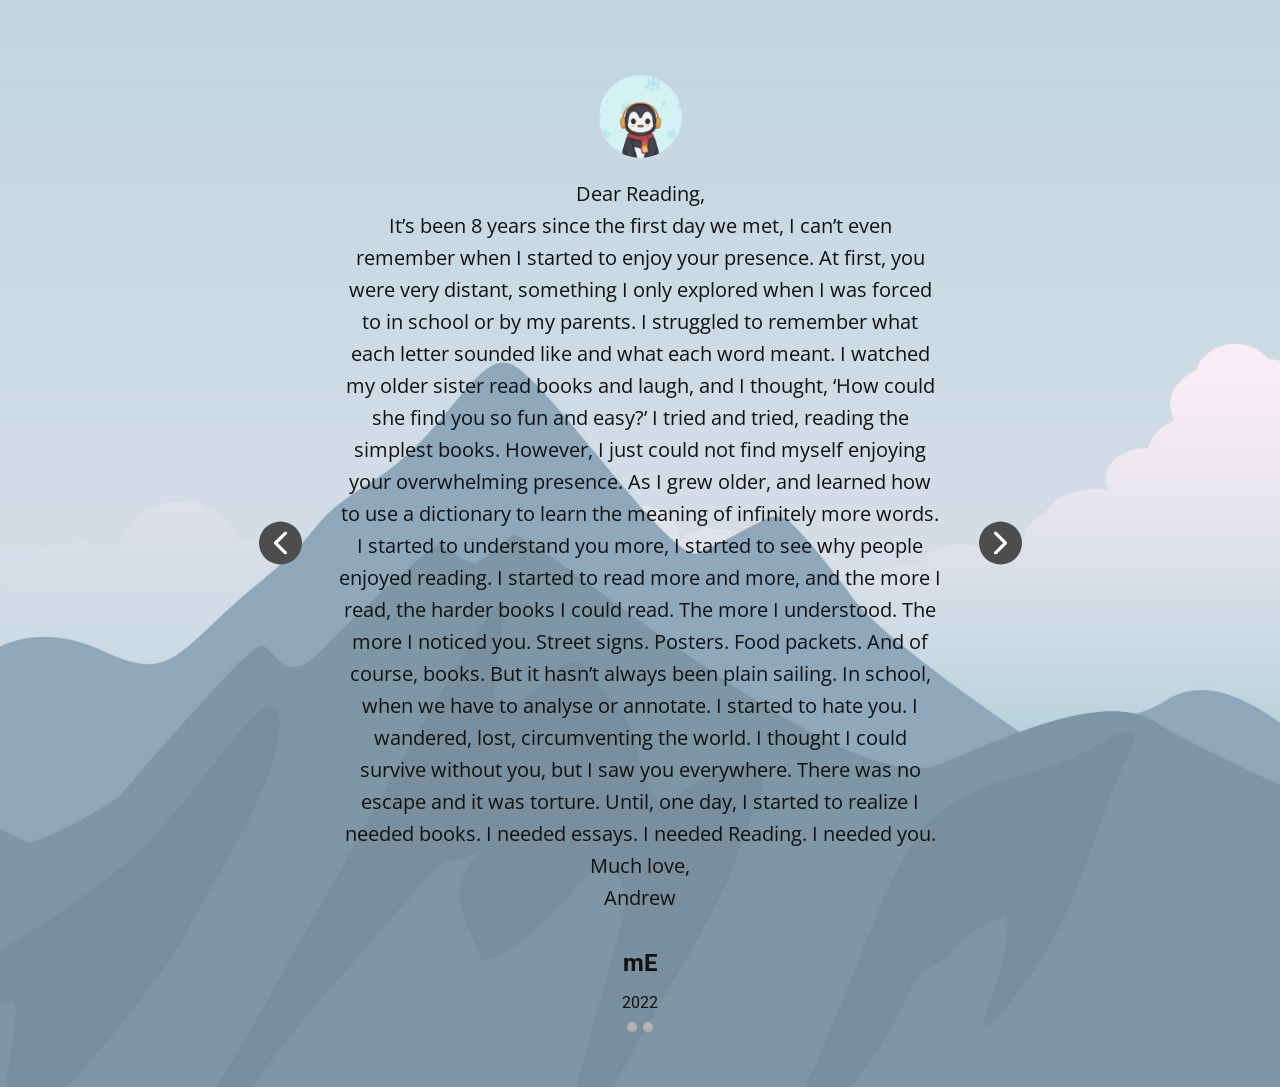
<file: poem.html>
<!DOCTYPE html>
<html style="font-size: 16px;">
  <head>
    <meta name="viewport" content="width=device-width, initial-scale=1.0">
    <meta charset="utf-8">
    <meta name="keywords" content="">
    <meta name="description" content="">
    <meta name="page_type" content="np-template-header-footer-from-plugin">
    <title>Poems</title>
    <link rel="stylesheet" href="nicepage.css" media="screen">

<link rel="stylesheet" href="Poems.css" media="screen">
    <script class="u-script" type="text/javascript" src="jquery.js" defer=""></script>
    <script class="u-script" type="text/javascript" src="nicepage.js" defer=""></script>
    <meta name="generator" content="Nicepage 4.4.0, nicepage.com">
    <link id="u-theme-google-font" rel="stylesheet" href="https://fonts.googleapis.com/css?family=Roboto:100,100i,300,300i,400,400i,500,500i,700,700i,900,900i|Open+Sans:300,300i,400,400i,600,600i,700,700i,800,800i">
    
    
    <script type="application/ld+json">{
		"@context": "http://schema.org",
		"@type": "Organization",
		"name": ""
}</script>
    <meta name="theme-color" content="#478ac9">
    <meta property="og:title" content="Poems">
    <meta property="og:type" content="website">
  </head>
  <body data-home-page="Poems.html" data-home-page-title="Poems" class="u-body u-xl-mode">
    <section class="u-align-center u-clearfix u-image u-section-1" id="sec-8b78" data-image-width="2000" data-image-height="1333">
      <div class="u-clearfix u-sheet u-valign-middle u-sheet-1">
        <div id="carousel-5989" data-interval="5000" data-u-ride="carousel" class="u-carousel u-expanded-width-sm u-expanded-width-xs u-slider u-slider-1">
          <ol class="u-absolute-hcenter u-carousel-indicators u-carousel-indicators-1">
            <li data-u-target="#carousel-5989" class="u-active u-grey-30 u-shape-circle" data-u-slide-to="0" style="width: 10px; height: 10px;"></li>
            <li data-u-target="#carousel-5989" class="u-grey-30 u-shape-circle" data-u-slide-to="1" style="width: 10px; height: 10px;"></li>
          </ol>
          <div class="u-carousel-inner" role="listbox">
            <div class="u-active u-align-center u-carousel-item u-container-style u-slide">
              <div class="u-container-layout u-valign-top u-container-layout-1">
                <div alt="" class="u-image u-image-circle u-image-1" data-image-width="2048" data-image-height="2048"></div>
                <p class="u-large-text u-text u-text-variant u-text-1">Dear Reading, <br> 

                  It’s been 8 years since the first day we met, I can’t even remember when I started to enjoy your presence.
                  
                  At first, you were very distant, something I only explored when I was forced to in school or by my parents. I struggled to remember what each letter sounded like and what each word meant. I watched my older sister read books and laugh, and I thought, ‘How could she find you so fun and easy?’ I tried and tried, reading the simplest books. However, I just could not find myself enjoying your overwhelming presence.
                  
                  As I grew older, and learned how to use a dictionary to learn the meaning of infinitely more words. I started to understand you more, I started to see why people enjoyed reading. I started to read more and more, and the more I read, the harder books I could read. The more I understood. The more I noticed you. Street signs. Posters. Food packets. And of course, books. 
                  
                  But it hasn’t always been plain sailing. In school, when we have to analyse or annotate. I started to hate you. I wandered, lost, circumventing the world. I thought I could survive without you, but I saw you everywhere. There was no escape and it was torture. 
                  
                  Until, one day, I started to realize I needed books. I needed essays. I needed Reading. I needed you. <br>
                  
                  Much love, <br>
                  Andrew
                  
                  </p>
                <h4 class="u-text u-text-default u-text-2"> mE<br>
                </h4>
                <h6 class="u-text u-text-default u-text-3">2022</h6>
              </div>
            </div>
            <div class="u-carousel-item u-container-style u-slide u-carousel-item-2">
              <div class="u-container-layout u-container-layout-2">
                <div alt="" class="u-image u-image-circle u-image-2" data-image-width="2048" data-image-height="2048"></div>
                <p class="u-large-text u-text u-text-variant u-text-4">"Lorem ipsum dolor sit amet, consectetur adipiscing elit, sed do eiusmod tempor incididunt ut labore et dolore magna aliqua. Ut enim ad minim veniam, quis nostrud exercitation ullamco laboris nisi ut aliquip ex ea commodo consequat. Duis aute irure dolor in reprehenderit in voluptate velit esse cillum dolore eu fugiat nulla pariatur."</p>
                <h4 class="u-text u-text-default u-text-5"> mE<br>
                </h4>
                <h6 class="u-text u-text-default u-text-6">2022</h6>
              </div>
            </div>
          </div>
          <a class="u-absolute-vcenter u-carousel-control u-carousel-control-prev u-grey-70 u-hidden-xs u-icon-circle u-spacing-10 u-carousel-control-1" href="#carousel-5989" role="button" data-u-slide="prev">
            <span aria-hidden="true">
              <svg viewBox="0 0 451.847 451.847"><path d="M97.141,225.92c0-8.095,3.091-16.192,9.259-22.366L300.689,9.27c12.359-12.359,32.397-12.359,44.751,0
c12.354,12.354,12.354,32.388,0,44.748L173.525,225.92l171.903,171.909c12.354,12.354,12.354,32.391,0,44.744
c-12.354,12.365-32.386,12.365-44.745,0l-194.29-194.281C100.226,242.115,97.141,234.018,97.141,225.92z"></path></svg>
            </span>
            <span class="sr-only">
              <svg viewBox="0 0 451.847 451.847"><path d="M97.141,225.92c0-8.095,3.091-16.192,9.259-22.366L300.689,9.27c12.359-12.359,32.397-12.359,44.751,0
c12.354,12.354,12.354,32.388,0,44.748L173.525,225.92l171.903,171.909c12.354,12.354,12.354,32.391,0,44.744
c-12.354,12.365-32.386,12.365-44.745,0l-194.29-194.281C100.226,242.115,97.141,234.018,97.141,225.92z"></path></svg>
            </span>
          </a>
          <a class="u-absolute-vcenter u-carousel-control u-carousel-control-next u-grey-70 u-hidden-xs u-icon-circle u-spacing-10 u-carousel-control-2" href="#carousel-5989" role="button" data-u-slide="next">
            <span aria-hidden="true">
              <svg viewBox="0 0 451.846 451.847"><path d="M345.441,248.292L151.154,442.573c-12.359,12.365-32.397,12.365-44.75,0c-12.354-12.354-12.354-32.391,0-44.744
L278.318,225.92L106.409,54.017c-12.354-12.359-12.354-32.394,0-44.748c12.354-12.359,32.391-12.359,44.75,0l194.287,194.284
c6.177,6.18,9.262,14.271,9.262,22.366C354.708,234.018,351.617,242.115,345.441,248.292z"></path></svg>
            </span>
            <span class="sr-only">
              <svg viewBox="0 0 451.846 451.847"><path d="M345.441,248.292L151.154,442.573c-12.359,12.365-32.397,12.365-44.75,0c-12.354-12.354-12.354-32.391,0-44.744
L278.318,225.92L106.409,54.017c-12.354-12.359-12.354-32.394,0-44.748c12.354-12.359,32.391-12.359,44.75,0l194.287,194.284
c6.177,6.18,9.262,14.271,9.262,22.366C354.708,234.018,351.617,242.115,345.441,248.292z"></path></svg>
<p class="u-large-text u-text u-text-variant u-text-1"><br><br><br><br>  
  </p>
            </span>
          </a>
        </div>
      </div>
    </section>
    </section>
  </body>
</html>
</file>
